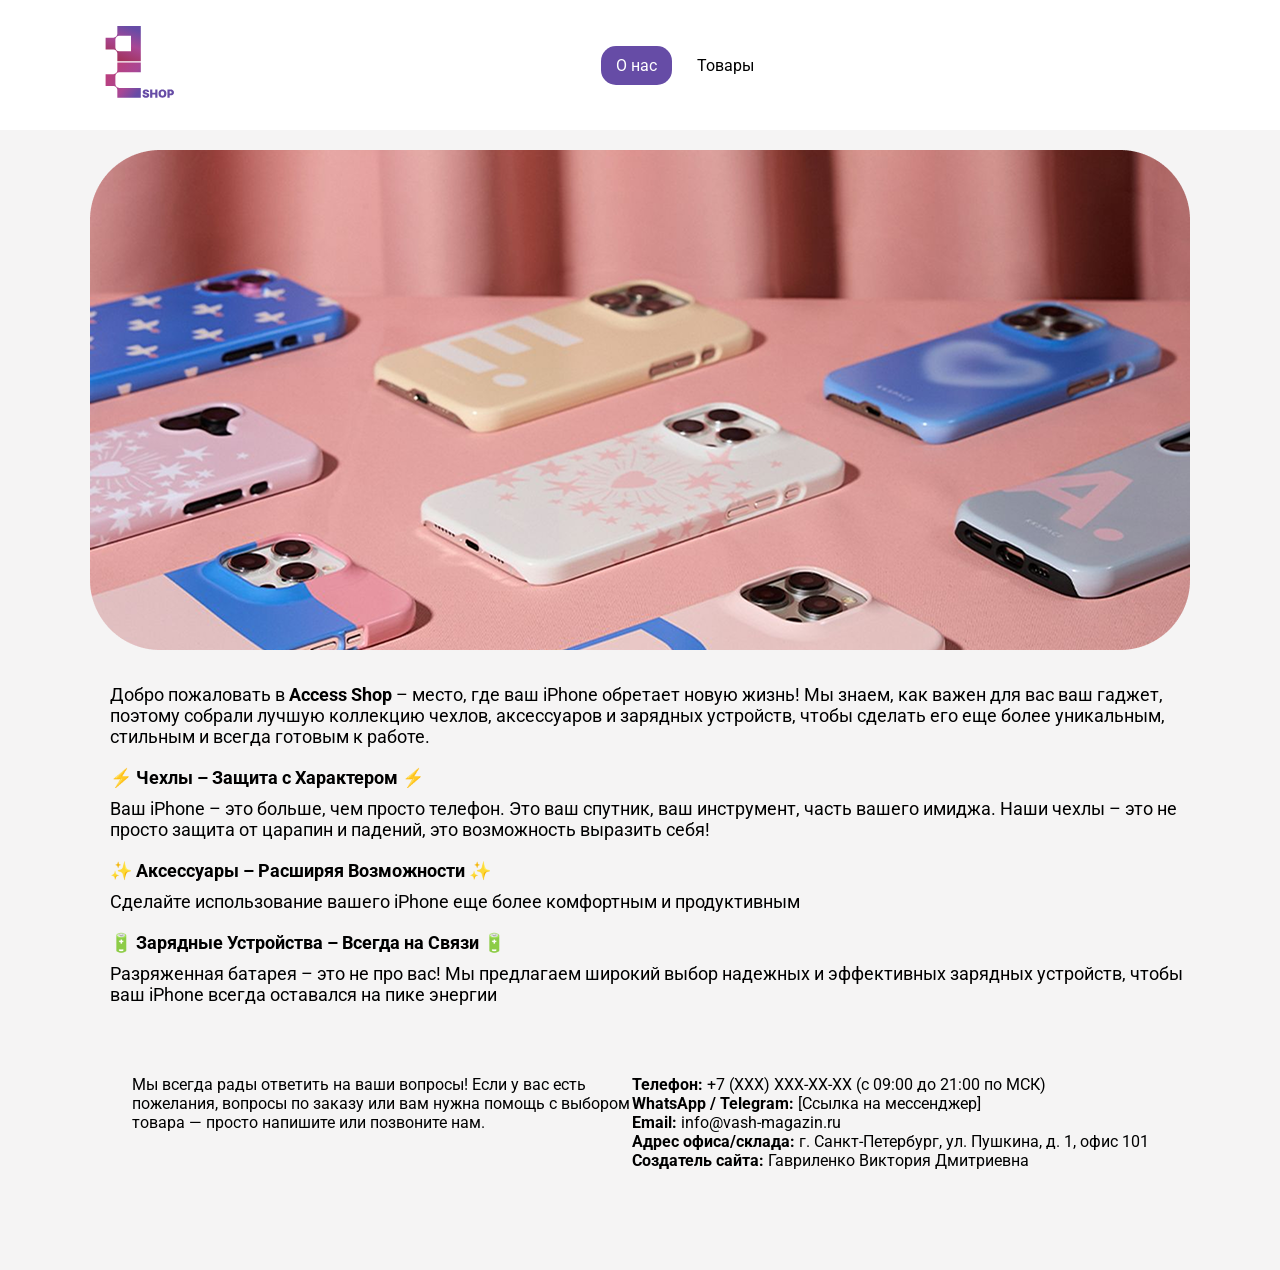
<file: index.html>
<!DOCTYPE html>
<html lang="en">
<head>
    <meta charset="UTF-8">
    <meta http-equiv="X-UA-Compatible" content="IE=edge">
    <meta name="viewport" content="width=device-width, initial-scale=1.0">
    <title>Access Shop</title>

    <link rel="preconnect" href="https://fonts.googleapis.com">
    <link rel="preconnect" href="https://fonts.gstatic.com" crossorigin>
    <link href="https://fonts.googleapis.com/css2?family=Roboto:wght@100;300;400;500;700;900&display=swap" rel="stylesheet">


    <link rel="stylesheet" href="css/style.css">

    <link rel="icon" href="img/favicon.ico" type="image/x-icon">
    <link rel="shortcut icon" href="img/favicon.ico" type="image/x-icon">
</head>

<body>
    <header class="header js-header row jcc aic">
        <div class="container row jcsb aic">
            <div class="logo">
                <a href="about.html">
                    <img src="img/logo.svg" alt="DJI" >
                </a>
            </div>
            <ul class="row jcc aic">
                <li class="series-item active"><a style="color: white;" href="index.html">О нас</a></li>
                <li class="series-item " ><a style="color: black;" href="catalog.html">Товары</a></li> 
            </ul>
            <div class="row jcc aic"></div>
        </div>
    </header>
    <main class="main column aic jcfs">
        <div style="margin-bottom: 100px;"  class="container column aic">
            <div style="margin-top: 20px;">
                <img src="img/frame/Frame_1.png">   
            </div>
            <div style="margin-bottom: 60px;" class="filters row jcfs aic ">
                <div>
                    <p style="margin-bottom: 20px;">Добро пожаловать в <b>Access Shop</b> – место, где ваш iPhone обретает новую жизнь! Мы знаем, как важен для вас ваш гаджет, поэтому собрали лучшую коллекцию чехлов, аксессуаров и зарядных устройств, чтобы сделать его еще более уникальным, стильным и всегда готовым к работе.</p>

                    <p style="margin-bottom: 10px;">⚡️ <b>Чехлы – Защита с Характером</b> ⚡️</p>
                    <p style="margin-bottom: 20px;"> Ваш iPhone – это больше, чем просто телефон. Это ваш спутник, ваш инструмент, часть вашего имиджа. Наши чехлы – это не просто защита от царапин и падений, это возможность выразить себя!</p>   
                    
                    <p style="margin-bottom: 10px;">✨ <b>Аксессуары – Расширяя Возможности</b> ✨ </p>
                    <p style="margin-bottom: 20px;">Сделайте использование вашего iPhone еще более комфортным и продуктивным </p>
                        
                        
                    <p style="margin-bottom: 10px;">🔋 <b>Зарядные Устройства – Всегда на Связи</b> 🔋</p>
                    <p>Разряженная батарея – это не про вас! Мы предлагаем широкий выбор надежных и эффективных зарядных устройств, чтобы ваш iPhone всегда оставался на пике энергии</p>
                        
                </div>
            </div>
            <div style="display: flex;">
                <div style="width: 500px;">
                    <p>
                        Мы всегда рады ответить на ваши вопросы! Если у вас есть пожелания, вопросы по заказу или вам нужна помощь с выбором товара — просто напишите или позвоните нам.
                    </p>
                </div>
                <div>
                    <p><b>Телефон: </b>+7 (XXX) XXX-XX-XX (с 09:00 до 21:00 по МСК)</p>
                    <p><b>WhatsApp / Telegram: </b>[Ссылка на мессенджер]</p>
                    <p><b>Email: </b>info@vash-magazin.ru</p>
                    <p><b>Адрес офиса/склада: </b>г. Санкт-Петербург, ул. Пушкина, д. 1, офис 101</p>
                    <p><b>Создатель сайта: </b>Гавриленко Виктория Дмитриевна</p>
                </div>
                
                
            </div>
        </div>        
    </main>
    
    <footer class="footer">

    </footer>
</body>
</html>
</file>
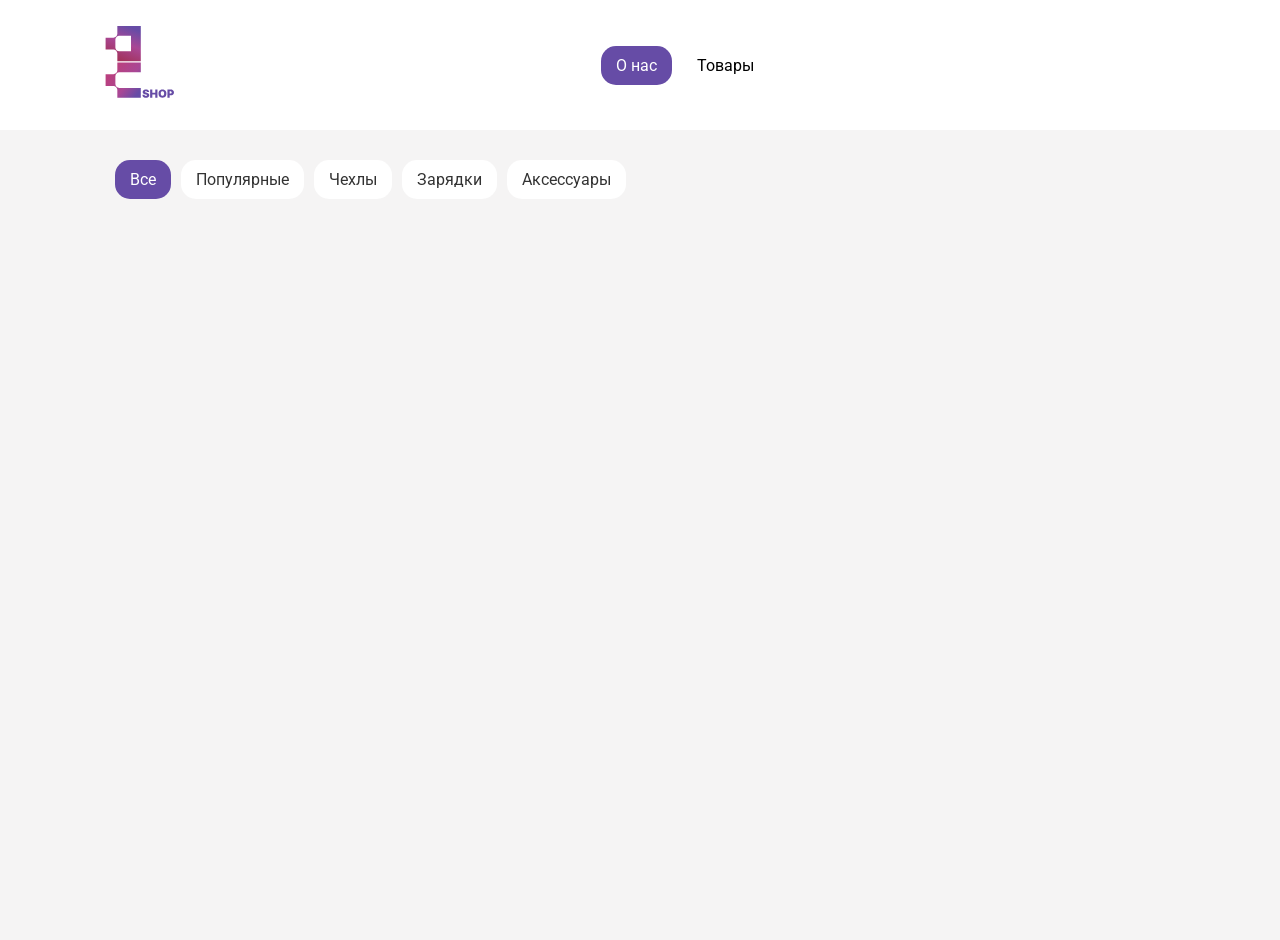
<file: about.html>
<!DOCTYPE html>
<html lang="en">
<head>
    <meta charset="UTF-8">
    <meta http-equiv="X-UA-Compatible" content="IE=edge">
    <meta name="viewport" content="width=device-width, initial-scale=1.0">
    <title>Access Shop</title>

    <link rel="preconnect" href="https://fonts.googleapis.com">
    <link rel="preconnect" href="https://fonts.gstatic.com" crossorigin>
    <link href="https://fonts.googleapis.com/css2?family=Roboto:wght@100;300;400;500;700;900&display=swap" rel="stylesheet">


    <link rel="stylesheet" href="css/style.css">

    <link rel="icon" href="img/favicon.ico" type="image/x-icon">
    <link rel="shortcut icon" href="img/favicon.ico" type="image/x-icon">
</head>

<body>
    <header class="header js-header row jcc aic">
        <div class="container row jcsb aic">
            <div class="logo">
                <a href="about.html">
                    <img src="img/logo.svg" alt="DJI" >
                </a>
            </div>
            <ul class="row jcc aic">
                <li class="series-item active"><a style="color: white;" href="about.html">О нас</a></li>
                <li class="series-item " ><a style="color: black;" href="index.html">Товары</a></li> 
            </ul>
            <div class="row jcc aic">

            </div>
            
            
        </div>
                
        
            
    </header>
    <main class="main column aic jcfs">

        <div class="overlay js-overlay js-close-cart">
            
        </div>
        <div class="cart js-cart"> 
            <span class="close js-close-modal js-close-cart"></span>
            <div class="cart-container column aic">
                <div class="cart-empty-container column jcc aic js-cart-empty-container">
                    <div class="cart-empty">Ваша корзина пуста</div>
                    <div class="icon">
                        <svg xmlns="http://www.w3.org/2000/svg" width="48" height="48" viewBox="0 0 24 24"><path d="M24 3l-.743 2h-1.929l-3.474 12h-13.239l-4.615-11h16.812l-.564 2h-13.24l2.937 7h10.428l3.432-12h4.195zm-15.5 15c-.828 0-1.5.672-1.5 1.5 0 .829.672 1.5 1.5 1.5s1.5-.671 1.5-1.5c0-.828-.672-1.5-1.5-1.5zm6.9-7-1.9 7c-.828 0-1.5.671-1.5 1.5s.672 1.5 1.5 1.5 1.5-.671 1.5-1.5c0-.828-.672-1.5-1.5-1.5z"/></svg>
                    </div>
                </div>

                <div class="cart-order-container    column js-cart-order-container">
                    <div class="cart-order  row jcfs aic">Ваш заказ</div>
                    <form action="server.php" method="POST" class="column aic">
                        <ul class="cart-list column jcc aic js-cart-list">
                            
                        </ul>
                        <div class="cart-total-container row jcsb aic">
                            <h3 class="title">Итого</h3>
                            <div>
                                <span class="total-price js-cart-total-price">14 000</span>
                                <span class="rouble">₽</span>
                            </div>
                        </div>
                        <div class="cart-btn row jcfs">
                            <button type="submit" class="btn-order">Оформить заказ</button>
                        </div>
                    </form>
                </div> 
               

            
            </div>

        </div>


       
        <div class="container column aic">
        
            <div class="filters row jcfs aic ">
                <div class="filter-series  row jcfs aic js-filter-series">
                    <ul class="row jcc aic">
                        <li class="series-item js-series-item active" data-value="all">Все</li>
                        <li class="series-item js-series-item" data-value="Like">Популярные</li> 
                        <li class="series-item js-series-item" data-value="Cases">Чехлы</li>
                        <li class="series-item js-series-item" data-value="Chargers">Зарядки</li>
                        <li class="series-item js-series-item" data-value="Accessories">Аксессуары</li>
                    </ul>
                </div>

                <!-- <div class="filter-price-selects">
                    <select class="select js-filter-price-select" aria-label="Сортировка по цене">
                        <option value="default">Сортировать по цене</option>
                        <option value="asc">По возрастанию цены</option>
                        <option value="desc">По убыванию цены</option>
                    </select>
                </div>

                

                <div class="filter-price-inputs row jcc aic">
                    <label class="filter-price-label row jcsb aic">
                        <span class="filter-text">от</span>
                        <input min="0" max="2000000"  type="number" class="filter-price-input js-filter-price-input" placeholder="40000">
                        <span class="filter-text">₽</span>
                    </label>
                    <label class="filter-price-label row jcsb aic">
                        <span class="filter-text">до</span>
                        <input min="0" max="2000000"  type="number" class="filter-price-input js-filter-price-input" placeholder="2000000">
                        <span class="filter-text">₽</span>
                    </label>
                </div> -->
            </div>
            

            <div class="products-container">
                <ul class="products list js-products-list row jcfs ">
                    <!-- <li class="product item column aic js-product">
                        <div class="favorites js-favorites">
                            <span class="heart-lined js-heart-lined">
                                <svg clip-rule="evenodd" fill-rule="evenodd" stroke-linejoin="round" stroke-miterlimit="2" viewBox="0 0 24 24" xmlns="http://www.w3.org/2000/svg"><path d="m7.234 3.004c-2.652 0-5.234 1.829-5.234 5.177 0 3.725 4.345 7.727 9.303 12.54.194.189.446.283.697.283s.503-.094.697-.283c4.977-4.831 9.303-8.814 9.303-12.54 0-3.353-2.58-5.168-5.229-5.168-1.836 0-3.646.866-4.771 2.554-1.13-1.696-2.935-2.563-4.766-2.563zm0 1.5c1.99.001 3.202 1.353 4.155 2.7.14.198.368.316.611.317.243 0 .471-.117.612-.314.955-1.339 2.19-2.694 4.159-2.694 1.796 0 3.729 1.148 3.729 3.668 0 2.671-2.881 5.673-8.5 11.127-5.454-5.285-8.5-8.389-8.5-11.127 0-1.125.389-2.069 1.124-2.727.673-.604 1.625-.95 2.61-.95z" fill-rule="nonzero"></path></svg>
                            </span>
                    
                            <span class="heart-filled js-heart-filled hidden">
                                <svg clip-rule="evenodd" fill-rule="evenodd" stroke-linejoin="round" stroke-miterlimit="2" viewBox="0 0 24 24" xmlns="http://www.w3.org/2000/svg"><path d="m12 5.72c-2.624-4.517-10-3.198-10 2.461 0 3.725 4.345 7.727 9.303 12.54.194.189.446.283.697.283s.503-.094.697-.283c4.977-4.831 9.303-8.814 9.303-12.54 0-5.678-7.396-6.944-10-2.461z" fill-rule="nonzero"></path></svg> 
                            </span>
                        </div>
                        <a href="#" id="c99defa172954bbdb88057e911feab72" class="link column aic js-link-card">
                            
                            <div class="product-image row jcc">
                                <img src="img/products/quadcopters/quadcopter0001-front-view.jpg" alt="" class="image js-image-card">   
                            </div>
                            <div class="product-description">
                                <h3 class="title js-title-card">DJI Mavic 3</h3>
                            </div>  
                            <div class="product-price">
                                <span class="price js-price-card">362 000</span><span>₽</span>
                            </div>       
                        </a>
                        <button type="button" class="addCart buy-button js-buy-button">В корзину</button>
                    </li>
                    <li class="product item column aic js-product">
                        <div class="favorites js-favorites">
                            <span class="heart-lined js-heart-lined">
                                <svg clip-rule="evenodd" fill-rule="evenodd" stroke-linejoin="round" stroke-miterlimit="2" viewBox="0 0 24 24" xmlns="http://www.w3.org/2000/svg"><path d="m7.234 3.004c-2.652 0-5.234 1.829-5.234 5.177 0 3.725 4.345 7.727 9.303 12.54.194.189.446.283.697.283s.503-.094.697-.283c4.977-4.831 9.303-8.814 9.303-12.54 0-3.353-2.58-5.168-5.229-5.168-1.836 0-3.646.866-4.771 2.554-1.13-1.696-2.935-2.563-4.766-2.563zm0 1.5c1.99.001 3.202 1.353 4.155 2.7.14.198.368.316.611.317.243 0 .471-.117.612-.314.955-1.339 2.19-2.694 4.159-2.694 1.796 0 3.729 1.148 3.729 3.668 0 2.671-2.881 5.673-8.5 11.127-5.454-5.285-8.5-8.389-8.5-11.127 0-1.125.389-2.069 1.124-2.727.673-.604 1.625-.95 2.61-.95z" fill-rule="nonzero"></path></svg>
                            </span>
                    
                            <span class="heart-filled js-heart-filled hidden">
                                <svg clip-rule="evenodd" fill-rule="evenodd" stroke-linejoin="round" stroke-miterlimit="2" viewBox="0 0 24 24" xmlns="http://www.w3.org/2000/svg"><path d="m12 5.72c-2.624-4.517-10-3.198-10 2.461 0 3.725 4.345 7.727 9.303 12.54.194.189.446.283.697.283s.503-.094.697-.283c4.977-4.831 9.303-8.814 9.303-12.54 0-5.678-7.396-6.944-10-2.461z" fill-rule="nonzero"></path></svg> 
                            </span>
                        </div>
                        <a href="#" id="c99defa172954bbdb88057e911feab73" class="link column aic js-link-card">
                            <div class="product-image row jcc">
                                <img src="img/products/quadcopters/quadcopter0002-front-view.jpg" alt="" class="image js-image-card">   
                            </div>
                            <div class="product-description">
                                <h3 class="title js-title-card">DJI AIR 2S</h3>
                            </div>  
                            <div class="product-price">
                                <span class="price js-price-card">129 000</span><span>₽</span>
                            </div>       
                        </a>
                        <button type="button" class="addCart buy-button js-buy-button">В корзину</button>
                    </li>
                    <li class="product item column aic js-product">
                        <div class="favorites js-favorites">
                            <span class="heart-lined js-heart-lined">
                                <svg clip-rule="evenodd" fill-rule="evenodd" stroke-linejoin="round" stroke-miterlimit="2" viewBox="0 0 24 24" xmlns="http://www.w3.org/2000/svg"><path d="m7.234 3.004c-2.652 0-5.234 1.829-5.234 5.177 0 3.725 4.345 7.727 9.303 12.54.194.189.446.283.697.283s.503-.094.697-.283c4.977-4.831 9.303-8.814 9.303-12.54 0-3.353-2.58-5.168-5.229-5.168-1.836 0-3.646.866-4.771 2.554-1.13-1.696-2.935-2.563-4.766-2.563zm0 1.5c1.99.001 3.202 1.353 4.155 2.7.14.198.368.316.611.317.243 0 .471-.117.612-.314.955-1.339 2.19-2.694 4.159-2.694 1.796 0 3.729 1.148 3.729 3.668 0 2.671-2.881 5.673-8.5 11.127-5.454-5.285-8.5-8.389-8.5-11.127 0-1.125.389-2.069 1.124-2.727.673-.604 1.625-.95 2.61-.95z" fill-rule="nonzero"></path></svg>
                            </span>
                    
                            <span class="heart-filled js-heart-filled hidden">
                                <svg clip-rule="evenodd" fill-rule="evenodd" stroke-linejoin="round" stroke-miterlimit="2" viewBox="0 0 24 24" xmlns="http://www.w3.org/2000/svg"><path d="m12 5.72c-2.624-4.517-10-3.198-10 2.461 0 3.725 4.345 7.727 9.303 12.54.194.189.446.283.697.283s.503-.094.697-.283c4.977-4.831 9.303-8.814 9.303-12.54 0-5.678-7.396-6.944-10-2.461z" fill-rule="nonzero"></path></svg> 
                            </span>
                        </div>
                        <a href="#" id="e62180e99588434a9b875162166b5bc8" class="link column aic js-link-card">
                            <div class="product-image row jcc">
                                <img src="img/products/quadcopters/quadcopter0003-front-view.jpg" alt="" class="image js-image-card">   
                            </div>
                            <div class="product-description">
                                <h3 class="title js-title-card">DJI Mini 2</h3> 
                            </div>  
                            <div class="product-price">
                                <span class="price js-price-card">49 000</span><span>₽</span>
                            </div>       
                        </a>
                        <button type="button" class="addCart buy-button js-buy-button">В корзину</button>
                    </li>
                    <li class="product item column aic js-product">
                        <div class="favorites js-favorites">
                            <span class="heart-lined js-heart-lined">
                                <svg clip-rule="evenodd" fill-rule="evenodd" stroke-linejoin="round" stroke-miterlimit="2" viewBox="0 0 24 24" xmlns="http://www.w3.org/2000/svg"><path d="m7.234 3.004c-2.652 0-5.234 1.829-5.234 5.177 0 3.725 4.345 7.727 9.303 12.54.194.189.446.283.697.283s.503-.094.697-.283c4.977-4.831 9.303-8.814 9.303-12.54 0-3.353-2.58-5.168-5.229-5.168-1.836 0-3.646.866-4.771 2.554-1.13-1.696-2.935-2.563-4.766-2.563zm0 1.5c1.99.001 3.202 1.353 4.155 2.7.14.198.368.316.611.317.243 0 .471-.117.612-.314.955-1.339 2.19-2.694 4.159-2.694 1.796 0 3.729 1.148 3.729 3.668 0 2.671-2.881 5.673-8.5 11.127-5.454-5.285-8.5-8.389-8.5-11.127 0-1.125.389-2.069 1.124-2.727.673-.604 1.625-.95 2.61-.95z" fill-rule="nonzero"></path></svg>
                            </span>
                    
                            <span class="heart-filled js-heart-filled hidden">
                                <svg clip-rule="evenodd" fill-rule="evenodd" stroke-linejoin="round" stroke-miterlimit="2" viewBox="0 0 24 24" xmlns="http://www.w3.org/2000/svg"><path d="m12 5.72c-2.624-4.517-10-3.198-10 2.461 0 3.725 4.345 7.727 9.303 12.54.194.189.446.283.697.283s.503-.094.697-.283c4.977-4.831 9.303-8.814 9.303-12.54 0-5.678-7.396-6.944-10-2.461z" fill-rule="nonzero"></path></svg> 
                            </span>
                        </div>
                        <a href="#" id="c578faa3db1d46a195a2efb47e7fb913" class="link column aic js-link-card">
                            <div class="product-image row jcc">
                                <img src="img/products/quadcopters/quadcopter0004-front-view.png" alt="" class="image js-image-card">   
                            </div>
                            <div class="product-description">
                                <h3 class="title js-title-card">DJI Inspire 2</h3>
                            </div>  
                            <div class="product-price">
                                <span class="price js-price-card">1 239 000</span><span>₽</span>
                            </div>       
                        </a>
                        <button type="button" class="addCart buy-button js-buy-button">В корзину</button>
                    </li> -->
                </ul> 
                
            </div>
            

            <div class="pagination js-pagination row jcc aic hidden">
                <button type="button" class="pagination-btn pagination-btn-prev row jcc aic js-pagination-btn-prev">
                    <svg style="transform: rotate(180deg) scale(.55);" xmlns="http://www.w3.org/2000/svg" width="24" height="24" viewBox="0 0 24 24"><path fill="#84868E" d="M5 3l3.057-3 11.943 12-11.943 12-3.057-3 9-9z"/></svg>
                </button>

                <ul class="pagination-list js-pagination-list row jcc aic"></ul>

                <button type="button" class=" pagination-btn pagination-btn-next row jcc aic js-pagination-btn-next">
                    <svg style="transform: rotate(0deg) scale(.55);" xmlns="http://www.w3.org/2000/svg" width="24" height="24" viewBox="0 0 24 24"><path fill="#84868E" d="M5 3l3.057-3 11.943 12-11.943 12-3.057-3 9-9z"/></svg>
                </button>
            </div>
        </div>        
            
       
    </main>
    
    <footer class="footer">
        
    </footer>

    <!-- <script type="module" src="js/main.js"></script> -->
</body>
</html>
</file>
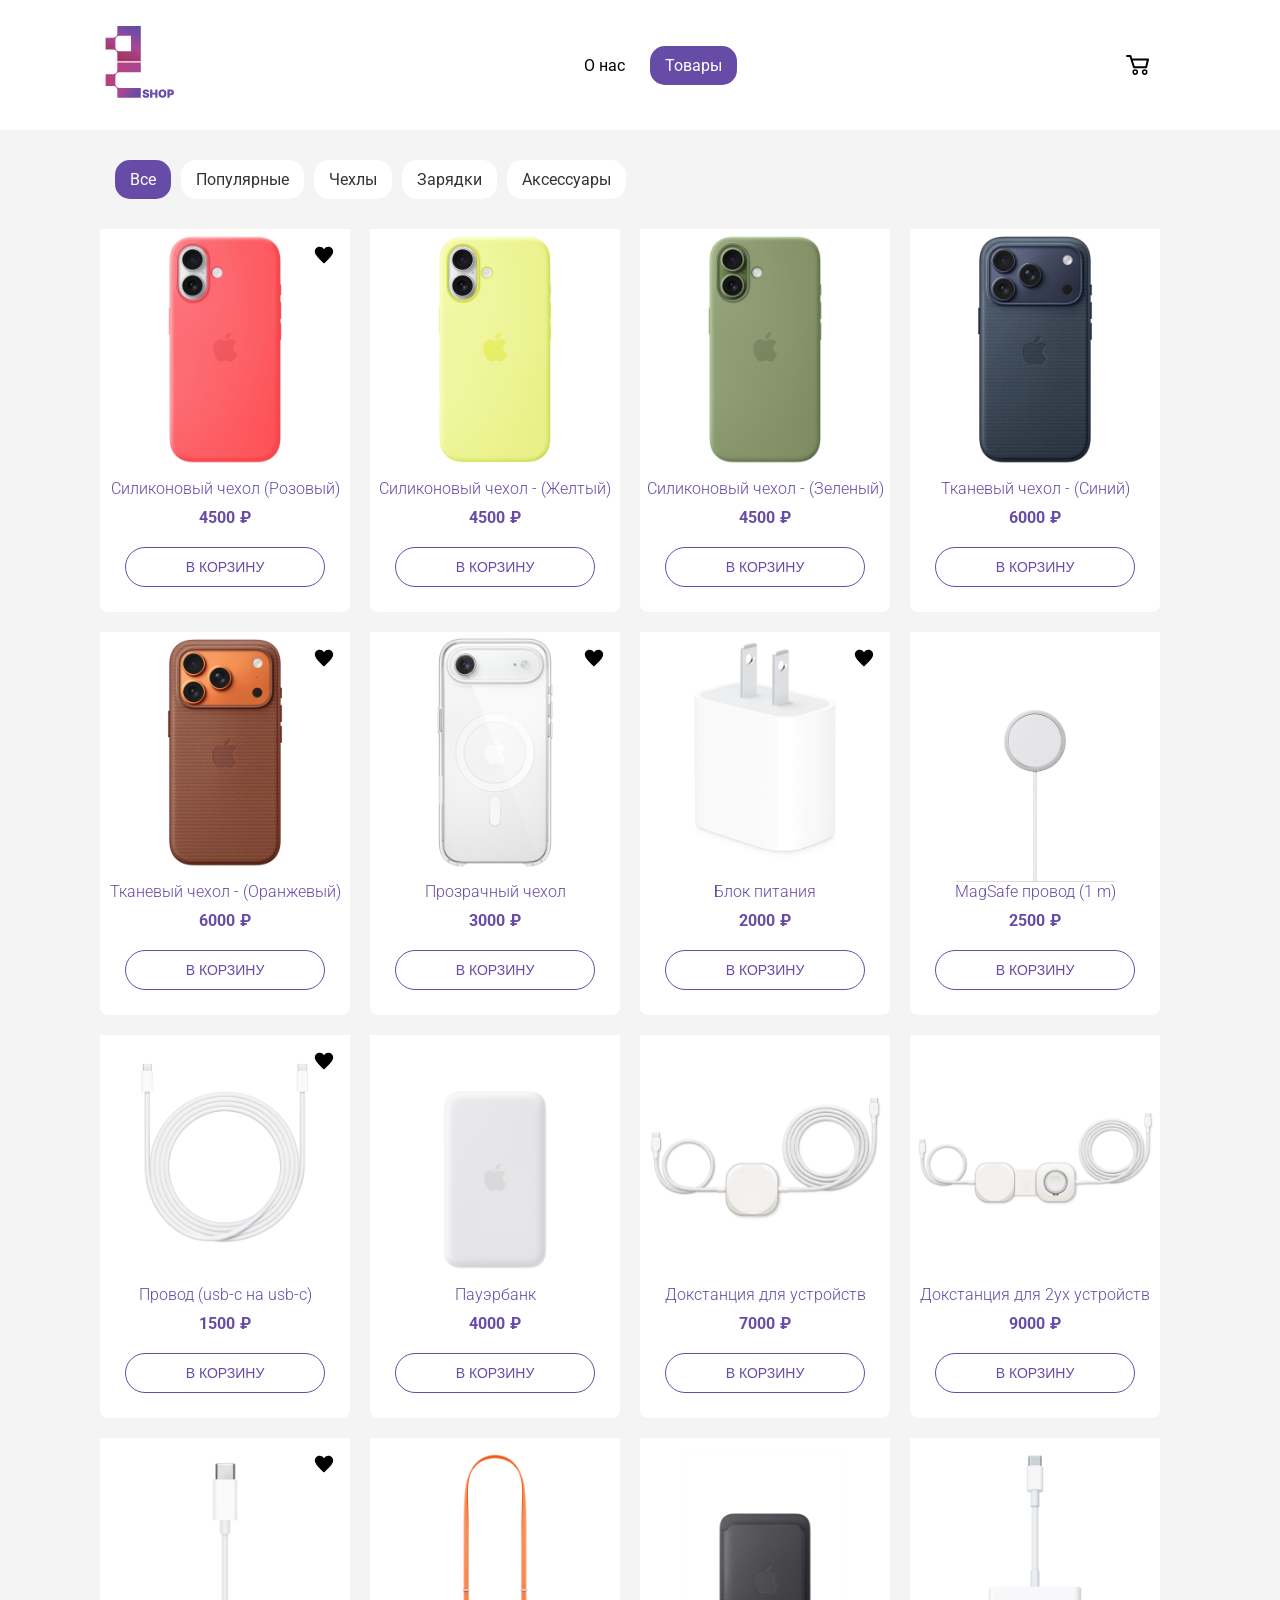
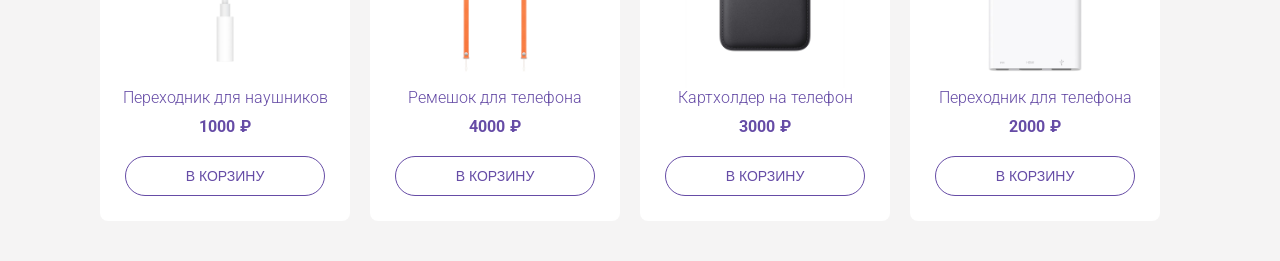
<file: catalog.html>
<!DOCTYPE html>
<html lang="en">
<head>
    <meta charset="UTF-8">
    <meta http-equiv="X-UA-Compatible" content="IE=edge">
    <meta name="viewport" content="width=device-width, initial-scale=1.0">
    <title>Access Shop</title>

    <link rel="preconnect" href="https://fonts.googleapis.com">
    <link rel="preconnect" href="https://fonts.gstatic.com" crossorigin>
    <link href="https://fonts.googleapis.com/css2?family=Roboto:wght@100;300;400;500;700;900&display=swap" rel="stylesheet">


    <link rel="stylesheet" href="css/style.css">

    <link rel="icon" href="img/favicon.ico" type="image/x-icon">
    <link rel="shortcut icon" href="img/favicon.ico" type="image/x-icon">
</head>

<body>
    <header class="header js-header row jcc aic">
        <div class="container row jcsb aic">
            <div class="logo">
                <a href="about.html">
                    <img src="img/logo.svg" alt="DJI" >
                </a>
            </div>
            <ul class="row jcc aic">
                <li class="series-item "><a style="color: black;" href="index.html">О нас</a></li>
                <li class="series-item active" ><a style="color: white;" href="catalog.html">Товары</a></li> 
            </ul>
            <div class="row jcc aic">
                <!-- <div class="search-bar">
                    <input type="text" placeholder="Поиск" class="js-input-search">
                    <button type="button">
                        <svg xmlns="http://www.w3.org/2000/svg" width="20" height="20" viewBox="0 0 24 24" fill="none" stroke="currentColor" stroke-width="2" stroke-linecap="round" stroke-linejoin="round" ><circle cx="11" cy="11" r="8"></circle><line x1="21" y1="21" x2="16.65" y2="16.65"></line></svg>
                    </button>
                </div> -->
                <div class="icons row jcc aic">
                
                    <span class="shopping-cart row jcc aic js-cart-icon js-cart-btn">
                        <!-- <span class="counter row jcc aic js-cart-current-count">1</span> -->
                        <svg xmlns="http://www.w3.org/2000/svg"  viewBox="0 0 23 20">
                            <path  d="M4.258 0c.45 0 .842.31.944.738l.749 2.649h15.132a.972.972 0 01.945 1.207L20.21 11.94a.973.973 0 01-.945.74H7.643a.973.973 0 01-.947-.748l.005.017L3.503 1.947H.973A.973.973 0 01.973 0h3.285zM19.84 5.334H6.497l1.895 5.398h10.113l1.335-5.398zM8.857 13.699a2.719 2.719 0 012.715 2.717 2.719 2.719 0 01-2.715 2.716 2.719 2.719 0 01-2.716-2.716 2.719 2.719 0 012.716-2.717zm0 1.491a1.225 1.225 0 100 2.45 1.225 1.225 0 000-2.45zM17.901 13.699a2.719 2.719 0 012.715 2.717 2.719 2.719 0 01-2.715 2.716 2.719 2.719 0 01-2.715-2.716 2.719 2.719 0 012.715-2.717zm0 1.491a1.225 1.225 0 100 2.45 1.225 1.225 0 000-2.45z"/>
                        </svg>
                    </span>
                </div>
            </div>
            
            
        </div>
                
        
            
    </header>
    <main class="main column aic jcfs">

        <div class="overlay js-overlay js-close-cart">
            
        </div>
        <div class="cart js-cart"> 
            <span class="close js-close-modal js-close-cart"></span>
            <div class="cart-container column aic">
                <div class="cart-empty-container column jcc aic js-cart-empty-container">
                    <div class="cart-empty">Ваша корзина пуста</div>
                    <div class="icon">
                        <svg xmlns="http://www.w3.org/2000/svg" width="48" height="48" viewBox="0 0 24 24"><path d="M24 3l-.743 2h-1.929l-3.474 12h-13.239l-4.615-11h16.812l-.564 2h-13.24l2.937 7h10.428l3.432-12h4.195zm-15.5 15c-.828 0-1.5.672-1.5 1.5 0 .829.672 1.5 1.5 1.5s1.5-.671 1.5-1.5c0-.828-.672-1.5-1.5-1.5zm6.9-7-1.9 7c-.828 0-1.5.671-1.5 1.5s.672 1.5 1.5 1.5 1.5-.671 1.5-1.5c0-.828-.672-1.5-1.5-1.5z"/></svg>
                    </div>
                </div>

                <div class="cart-order-container    column js-cart-order-container">
                    <div class="cart-order  row jcfs aic">Ваш заказ</div>
                    <form class="column aic">
                        <ul class="cart-list column jcc aic js-cart-list">
                            
                        </ul>
                        <div class="cart-total-container row jcsb aic">
                            <h3 class="title">Итого</h3>
                            <div>
                                <span class="total-price js-cart-total-price">0</span>
                                <span class="rouble">₽</span>
                            </div>
                        </div>

                        <div class="cart-input">
                            <input class="cart-input-style" type="text" placeholder="Имя">
                            <input class="cart-input-style" type="text" placeholder="Телефон">
                            <input class="cart-input-style" type="text" placeholder="Email">
                            <input class="cart-input-style" type="text" placeholder="Адрес доставки">
                            <input class="cart-input-style" type="text" placeholder="Комментарий">
                        </div>
                        <div class="cart-btn row jcfs">
                            <button class="btn-order">Оформить заказ</button>
                        </div>
                    </form>
                </div> 
               

            
            </div>

        </div>


       
        <div class="container column aic">
        
            <div class="filters row jcfs aic ">
                <div class="filter-series  row jcfs aic js-filter-series">
                    <ul class="row jcc aic js-filter-series-ul">
                        <li class="series-item js-series-item active" data-value="all">Все</li>
                        <li class="series-item js-series-item" data-value="Like">Популярные</li> 
                        <li class="series-item js-series-item" data-value="Case">Чехлы</li>
                        <li class="series-item js-series-item" data-value="Charger">Зарядки</li>
                        <li class="series-item js-series-item" data-value="Accessories">Аксессуары</li>
                    </ul>
                </div>
            </div>
            

            <div class="products-container">
                <ul class="products list js-products-list row jcfs ">
                    
                </ul> 
            </div>
            

            <div class="pagination js-pagination row jcc aic hidden">
                <button type="button" class="pagination-btn pagination-btn-prev row jcc aic js-pagination-btn-prev">
                    <svg style="transform: rotate(180deg) scale(.55);" xmlns="http://www.w3.org/2000/svg" width="24" height="24" viewBox="0 0 24 24"><path fill="#84868E" d="M5 3l3.057-3 11.943 12-11.943 12-3.057-3 9-9z"/></svg>
                </button>

                <ul class="pagination-list js-pagination-list row jcc aic"></ul>

                <button type="button" class=" pagination-btn pagination-btn-next row jcc aic js-pagination-btn-next">
                    <svg style="transform: rotate(0deg) scale(.55);" xmlns="http://www.w3.org/2000/svg" width="24" height="24" viewBox="0 0 24 24"><path fill="#84868E" d="M5 3l3.057-3 11.943 12-11.943 12-3.057-3 9-9z"/></svg>
                </button>
            </div>
        </div>        
            
       
    </main>
    
    <footer class="footer">
        
    </footer>

    <script type="module" src="js/main.js"></script>
</body>
</html>
</file>
<file: css/style.css>
:root {
    --color-main: #e0dede;
    --color-main-medium: #868484;
    --color-main-dark: #333;
    --color-main-light: #f5f4f4;
    --color-main-lighter: #FDFDFD;
    --color-second: #664CA6;
    --color-third: #fff;
}
     

body {
    font-family: 'Roboto';
}
.page {
    display: none;
    opacity: 0;
    width: 0;
    height: 0;
}

* {
    margin: 0;
    padding: 0;
    box-sizing: border-box;
    user-select: none;
}

ul {
    list-style-type: none;
}
a {
    text-decoration: none;
}



.row {
    display: flex;
    flex-direction: row;
}

.column {
    display: flex;
    flex-direction: column;
}
.jcc {
    justify-content: center;
}
.jcsb {
    justify-content: space-between;
}
.jcsa {
    justify-content: space-around;
}
.jcfs {
    justify-content: flex-start;
}
.jcfe {
    justify-content: flex-end;
}

.aic {
    align-items: center;
}
.aifs {
    align-items: flex-start;
}
.aife {
    align-items: flex-end;
}

.hidden {
    display: none;
}

/* .hide {

    opacity: 1;
    animation-name: display;
    animation-duration: 5s;
    animation-fill-mode: forwards;
}
@keyframes display {
    0% {
        opacity: 0;
        
    }
    10% {
        opacity: 0;
        
    }
    100% {
        opacity: 0;
        width: 0;
        height: 0;
        min-width: 0;
        min-height: 0;
        margin: 0;
    }
} */




.close {
    position: absolute;
    right: 5px;
    top: 5px;
    width: 20px;
    height: 20px;
    opacity: 1;
    padding: 15px;
    cursor: pointer;
    z-index: 110;
}
.close::before, .close::after {
    content: '';
    position: absolute;
    top: 5px;
    height: 20px;
    width: 2px;
    background-color: var(--color-main-dark);
}
.close::before{
    transform: rotate(45deg);
}
.close::after {
    transform: rotate(-45deg);
}


.header .container {
    width: 1100px;  
    height: 130px;
}

.header .logo  {
    width: 80px;
    margin-left: 10px;
}
.header .logo img  {
    width: 100%;
}

header .search-bar {
    width: 300px;
    min-width: 200px;
    border: 1px solid var(--color-main);
    border-radius: 15px;
    position: relative;
    margin-right: 30px;
}
header .search-bar input {
    width: 90%;
    height: 40px;
    border-radius: 15px;
    padding: 0 0 0 15px;
    font-size: 16px;
    outline: none;
    border: none;
}
header .search-bar input::placeholder {
   color: var(--color-main-medium);
}
header .search-bar button {
    position: absolute;
    top: 10px;
    right: 10px;
    z-index: 10;
    width: 20px;
    height: 20px;
    border: 1px solid var(--color-second);
    cursor: pointer;
    background-color: var(--color-third);
    border: none;
}
header .search-bar button svg {
    color: var(--color-main-medium);
}


header .shopping-cart {
    width: 24px;
    height: 24px;
    cursor: pointer;
    position: relative;
    margin-right: 40px;
}
header .shopping-cart .counter {
    user-select: none;
    position: absolute;
    top: -6px;
    right: -8px;
    background: var(--color-second);
    color: var(--color-third);
    width: 18px;
    height: 18px;
    font-size: 12px;
    border-radius: 50%;
}
header .icon {
    margin-right: 10px;
}



.main {
    background: var(--color-main-light);
    min-height: 90vh; 
    position: relative;
}
.main .container {
    width: 1100px;
    margin: 0 auto; 
}


/* ФИЛЬТРЫ ПО СЕРИИ */

.filters {
    width: 100%;
    padding: 30px 0 10px 20px;
    font-size: 18px;
}
.series-item {
    padding: 10px 15px;
    margin: 0 5px;
    cursor: pointer;
    background-color: var(--color-third);
    color: var(--color-main-dark);
    border-radius: 15px;
    font-size: 16px;
}
.series-item.active {
    color:var(--color-third);
    background-color: var(--color-second);
    font-weight: 400;
}

/* ФИЛЬТРЫ ПО СЕРИИ */



/* ФИЛЬТРЫ ПО ЦЕНЕ ИЗ SELECT */

.filter-price-selects {
    margin: 0 20px;
}
.select {
    width: 300px;
    height: 40px;
    border: none;
    color: var(--color-second);
    font-size: 16px;
    font-weight: 300;
    padding-left: 10px;
    outline: transparent; 
}
.select:focus {
    border: none;
}
option {
    border: none;
}

/* ФИЛЬТРЫ ПО ЦЕНЕ ИЗ SELECT */



/* ФИЛЬТРЫ ПО ЦЕНЕ ИЗ INPUTS */

input[type="number"]::-webkit-inner-spin-button, 
input[type="number"]::-webkit-outer-spin-button { 
  -webkit-appearance: none; 
  margin: 0; 
}
.filter-price-label {
    min-width: 140px;
    height: 40px;
    margin-right: 10px;
    background: var(--color-third);
    border: 1px solid var(--color-main-lighter);
    border-radius: 4px;
    padding: 0 10px;
    font-size: 16px;
}
.filter-price-input {
    width: 85px;
    border: none;
    outline: none;
    padding: 0 10px;
    font-size: 14px;
    font-weight: 500;
}

/* ФИЛЬТРЫ ПО ЦЕНЕ ИЗ INPUTS */




.products-container {
    margin-bottom: 40px; 
    width: 100%;
}
.products { 
    flex-wrap: wrap;
    margin-top: 0px; 
}
.products .product {
    margin: 20px 10px 0;
    background: var(--color-third);
    border-radius: 8px;
    width: 250px;
    min-height: 300px;
    cursor: pointer;
    position: relative;
    user-select: none;
    transition: all .2s ease-in-out;
}
.products .product:hover {
    box-shadow: 0 0 10px 0 rgba(0, 0, 0, .1);
}
.products .product .favorites {
    width: 22px;
    position: absolute;
    top: 15px;
    right: 15px;
    z-index: 20;
}
.product  .heart-lined {
    opacity: 0;
    transition: opacity .2s ease-in-out;
}
.product:hover .heart-lined {
    opacity: 1;
    opacity: 0;
    transition: opacity .2s ease-in-out;
}
.product .heart-lined  svg  {
    fill: var(--color-second);
}
.products .product .image {
    width: 100%;
}
.products .product .title {
    font-weight: 300;
    font-size: 16px;
    color: var(--color-second);
    margin-bottom: 10px;
}
.products .product-price {
    font-weight: 700;
    color: var(--color-second);
    margin-bottom: 20px;
}
.products .product-price .price {
    margin-right: 5px;
}
.products .product .buy-button {
    border-radius: 100px;
    background: var(--color-third);
    border: 1px solid var(--color-second);
    color: var(--color-second);
    font-size: 14px;
    width: 200px;
    height: 40px;
    text-transform: uppercase;
    margin-bottom: 25px;
    cursor: pointer;   
}
.products .product .buy-button:hover {
    background-color: var(--color-second);
    border-color: var(--color-second);
    color: var(--color-third);
}



/* PAGINATION */

.pagination {
    background-color: var(--color-main-lighter);
    padding: 20px 20px;
    border-radius: 3px;
    box-shadow: 0px 0px 29px -3px rgba(34, 60, 80, 0.11);
}

.pagination-item, .pagination-btn {

  font-size: 14px;
  font-weight: 500;
  color: #84868E;
  border-radius: 3px;
  cursor: pointer;
  margin: 2px;
  background-color: var(--color-main-lighter);
  user-select: none;
  border: 1px solid var(--color-main);
}
.pagination-item{
  height: 30px;
  width: 30px;
}
.pagination-btn {
    font-weight: 700;
  height: 30px;
  width: 35px;
  margin: 0 25px;
}

.pagination-item.active {
  color: var(--color-third);
  background: var(--color-second);
  border: 1px solid var(--color-second);
}
/* PAGINATION */


.btn-show-more  {
    background: var(--color-second);
    border: none;
    border-radius: 2px;
    color: var(--color-third);
    font-size: 16px;
    font-weight: 500;
    padding: 15px 50px;
    text-transform: uppercase;
    margin-bottom: 50px;
    cursor: pointer;  
}


/* CART */

main .overlay {
    position: fixed;
    top: 0;
    left: 0;
    width: 100%;
    height: 100%;
    background-color: rgba(0, 0, 0, 0.0);
    z-index: 95;
    display: none;
    transition: background-color .2s;
  
}

main .overlay.active {
    display: block;
    background-color: rgba(0, 0, 0, 0.5);
}

/* HHHHH */
.cart {
    position: fixed;
    top: 0;
    right: -400px;

    /* right: 0; */

    width: 400px;
    min-height: 100vh;
    max-height: 100vh;
    background-color: var(--color-third);
    transition: right .2s ease-in-out;
    z-index: 95;
    overflow-y: auto; 

}
.cart.active {
    right: 0; 
    transition: right .2s ease-in-out;
}


.cart .cart-container {
    padding: 50px 0;
}
.cart .cart-empty-container, .cart .cart-order-container {
    width: 350px; 
}
.cart .cart-empty-container {
    min-height: calc(100vh - 100px);
}
.cart .cart-empty, .cart .cart-order {
    font-size: 28px;
    font-weight: 700;
}
.cart .cart-empty-container .cart-empty {
    margin-bottom: 30px;
    color: var(--color-main-medium);
}
.cart .cart-empty-container .icon {
    fill:var(--color-main-medium);
}
.cart .cart-order {
    margin-bottom: 30px;
}
.cart .cart-item {
    position: relative;
}

.cart .cart-item .close::before, .cart .cart-item  .close::after {
    content: '';
    position: absolute;
    top: 5px;
    height: 15px;
    width: 2px;
    background-color: var(--color-second);
}

.cart .cartline {
    width: 350px;
    margin-bottom: 20px;
}
.cart .cart-image-container {
    width: 120px;
    /* overflow: hidden; */
    margin-right: 10px;
}
.cart .cart-img {
    width: 100%;
    transform: translateY(-15px);
}
.cart .cart-model {
    font-size: 20px;
    font-weight: 500;
    margin-bottom: 20px;
}
.cart .control {
    width: 32px;
    height: 32px;
    border-radius: 8px;
    background-color: var(--color-main-light);
    font-size: 28px;
    font-weight: 400;
    cursor: pointer;
    border: none;
}
.cart .minus.disabled {
    color: var(--color-main-medium);
}
.cart .current-items {
    margin: 0 10px;
    min-width: 20px;
}
.cart .cart-price {
    margin-right: 5px;
    font-size: 16px;
    font-weight: 700;
    min-width: 90px;
}
.cart .rouble {
    font-size: 16px;
    font-weight: 700; 
}
.cart .cart-total-container {
    width: 350px;
    margin-bottom: 30px;
}
.cart .cart-total-container .title {
    font-size: 20px;
}
.cart .cart-total-container .total-price {
    font-size: 20px;
    font-weight: 700; 
}
.cart .cart-total-container .rouble {
    font-size: 20px;
}

.cart .cart-btn .btn-order {
    background-color: var(--color-second);
    letter-spacing: 1px;
    color: var(--color-third);
    border-radius: 100px;
    font-size: 14px;
    font-weight: 500;
    width: 250px;
    height: 50px;
    text-transform: uppercase;
    margin-bottom: 25px;
    cursor: pointer;
    border: none;    
}

.cart-input {
    width: stretch;
    display: grid;
}

.cart-input-style {
    height: 25px;
    padding-left: 20px;
    border: 1px solid black;
    border-radius: 100px;
    margin-bottom: 10px;
}

/* CART */
</file>
